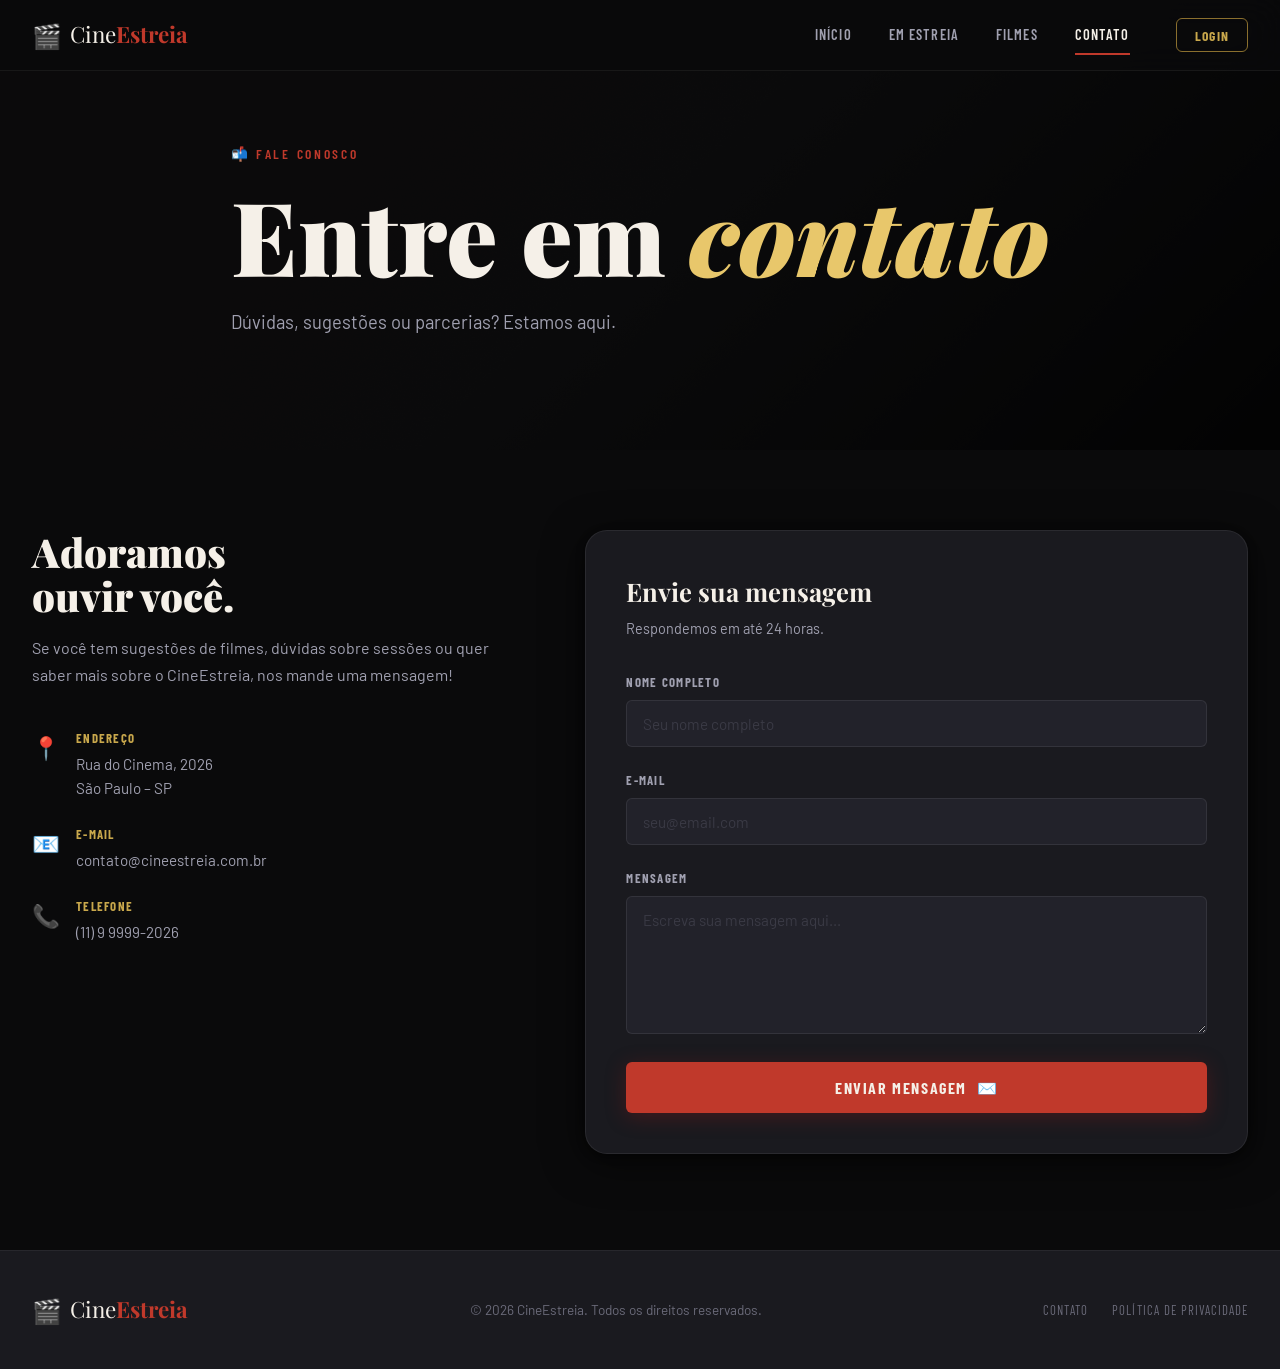
<file: contato.html>
<!DOCTYPE html>
<html lang="pt-BR">
<head>
  <meta charset="UTF-8" />
  <meta name="viewport" content="width=device-width, initial-scale=1.0" />
  <title>Contato — CineEstreia</title>
  <link rel="preconnect" href="https://fonts.googleapis.com" />
  <link rel="preconnect" href="https://fonts.gstatic.com" crossorigin />
  <link href="https://fonts.googleapis.com/css2?family=Playfair+Display:wght@400;700;900&family=Barlow:wght@300;400;500;600&family=Barlow+Condensed:wght@400;600;700&display=swap" rel="stylesheet" />
  <link rel="stylesheet" href="style.css" />
</head>
<body class="page-contato">

  <!-- Loader -->
  <div id="loader">
    <div class="loader-inner">
      <div class="film-strip">
        <span></span><span></span><span></span><span></span><span></span>
      </div>
      <p class="loader-text">Carregando<span class="dots">...</span></p>
    </div>
  </div>

  <!-- Header -->
  <header id="header">
    <div class="header-inner">
      <a href="index.html" class="logo">
        <span class="logo-icon">🎬</span>
        <span class="logo-text">Cine<strong>Estreia</strong></span>
      </a>

      <nav class="nav">
        <a href="index.html" class="nav-link">Início</a>
        <a href="index.html#estreias" class="nav-link">Em Estreia</a>
        <a href="index.html#filmes" class="nav-link">Filmes</a>
        <a href="contato.html" class="nav-link active">Contato</a>
      </nav>

      <button class="btn-login">Login</button>

      <button class="menu-toggle" id="menuToggle" aria-label="Menu">
        <span></span><span></span><span></span>
      </button>
    </div>

    <div class="mobile-nav" id="mobileNav">
      <a href="index.html" class="nav-link">Início</a>
      <a href="index.html#estreias" class="nav-link">Em Estreia</a>
      <a href="index.html#filmes" class="nav-link">Filmes</a>
      <a href="contato.html" class="nav-link">Contato</a>
    </div>
  </header>

  <!-- Contact Hero -->
  <section class="contact-hero">
    <div class="hero-bg">
      <div class="hero-grain"></div>
      <div class="hero-gradient"></div>
    </div>
    <div class="contact-hero-content">
      <p class="hero-label">📬 Fale Conosco</p>
      <h1 class="hero-title">Entre em <em>contato</em></h1>
      <p class="hero-sub">Dúvidas, sugestões ou parcerias? Estamos aqui.</p>
    </div>
  </section>

  <!-- Contact Section -->
  <section class="contact-section">
    <div class="contact-wrapper">

      <!-- Info Side -->
      <div class="contact-info">
        <h2>Adoramos<br />ouvir você.</h2>
        <p>Se você tem sugestões de filmes, dúvidas sobre sessões ou quer saber mais sobre o CineEstreia, nos mande uma mensagem!</p>

        <div class="info-items">
          <div class="info-item">
            <span class="info-icon">📍</span>
            <div>
              <strong>Endereço</strong>
              <p>Rua do Cinema, 2026<br />São Paulo – SP</p>
            </div>
          </div>
          <div class="info-item">
            <span class="info-icon">📧</span>
            <div>
              <strong>E-mail</strong>
              <p>contato@cineestreia.com.br</p>
            </div>
          </div>
          <div class="info-item">
            <span class="info-icon">📞</span>
            <div>
              <strong>Telefone</strong>
              <p>(11) 9 9999-2026</p>
            </div>
          </div>
        </div>
      </div>

      <!-- Form Side -->
      <div class="contact-form-wrapper">
        <div class="form-header">
          <h3>Envie sua mensagem</h3>
          <p>Respondemos em até 24 horas.</p>
        </div>

        <form id="contactForm" class="contact-form" novalidate>
          <div class="form-group">
            <label for="nome">Nome Completo</label>
            <input
              type="text"
              id="nome"
              name="nome"
              placeholder="Seu nome completo"
              required
              autocomplete="name"
            />
            <span class="form-error" id="nome-error">Por favor, insira seu nome.</span>
          </div>

          <div class="form-group">
            <label for="email">E-mail</label>
            <input
              type="email"
              id="email"
              name="email"
              placeholder="seu@email.com"
              required
              autocomplete="email"
            />
            <span class="form-error" id="email-error">Por favor, insira um e-mail válido.</span>
          </div>

          <div class="form-group">
            <label for="mensagem">Mensagem</label>
            <textarea
              id="mensagem"
              name="mensagem"
              placeholder="Escreva sua mensagem aqui..."
              rows="6"
              required
            ></textarea>
            <span class="form-error" id="mensagem-error">Por favor, escreva uma mensagem.</span>
          </div>

          <button type="submit" class="btn-enviar" id="btnEnviar">
            <span class="btn-text">Enviar Mensagem</span>
            <span class="btn-icon">✉️</span>
          </button>
        </form>

        <!-- Success Message -->
        <div class="form-success" id="formSuccess">
          <div class="success-icon">🎉</div>
          <h3>Mensagem enviada!</h3>
          <p>Obrigado pelo contato. Retornaremos em breve!</p>
          <button class="btn-nova" id="btnNova">Enviar nova mensagem</button>
        </div>
      </div>

    </div>
  </section>

  <!-- Footer -->
  <footer class="footer">
    <div class="footer-inner">
      <a href="index.html" class="logo">
        <span class="logo-icon">🎬</span>
        <span class="logo-text">Cine<strong>Estreia</strong></span>
      </a>
      <p class="footer-copy">© 2026 CineEstreia. Todos os direitos reservados.</p>
      <div class="footer-links">
        <a href="contato.html">Contato</a>
        <a href="#">Política de Privacidade</a>
      </div>
    </div>
  </footer>

  <script src="script.js"></script>
</body>
</html>
</file>
<file: style.css>
/* =============================================
   CINEESTREIA — style.css
   Paleta: Preto, Vermelho Escuro, Dourado, Cinza Escuro
   ============================================= */

:root {
  --black:       #0a0a0b;
  --black-soft:  #111114;
  --dark:        #1a1a1f;
  --dark-mid:    #22222a;
  --gray:        #3a3a45;
  --gray-light:  #6b6b7a;
  --gray-text:   #a0a0b0;
  --white:       #f5f0e8;
  --white-dim:   #c8c2b5;

  --red:         #8b1a1a;
  --red-mid:     #a52020;
  --red-bright:  #c0392b;
  --red-glow:    rgba(139,26,26,0.35);

  --gold:        #c9a84c;
  --gold-light:  #e8c76b;
  --gold-dim:    #8a6f2e;
  --gold-glow:   rgba(201,168,76,0.25);

  --radius-sm:   6px;
  --radius-md:   14px;
  --radius-lg:   22px;

  --shadow-card: 0 8px 40px rgba(0,0,0,0.6), 0 2px 8px rgba(0,0,0,0.4);
  --shadow-glow: 0 0 30px var(--red-glow);

  --transition:  0.3s cubic-bezier(0.4,0,0.2,1);
  --font-head:   'Playfair Display', Georgia, serif;
  --font-body:   'Barlow', sans-serif;
  --font-cond:   'Barlow Condensed', sans-serif;
}

/* ── Reset & Base ── */
*, *::before, *::after { box-sizing: border-box; margin: 0; padding: 0; }

html { scroll-behavior: smooth; }

body {
  background: var(--black);
  color: var(--white);
  font-family: var(--font-body);
  font-weight: 400;
  line-height: 1.6;
  overflow-x: hidden;
}

img { display: block; max-width: 100%; }
a  { text-decoration: none; color: inherit; }

/* ── Loader ── */
#loader {
  position: fixed; inset: 0; z-index: 9999;
  background: var(--black);
  display: flex; align-items: center; justify-content: center;
  transition: opacity 0.6s ease, visibility 0.6s ease;
}
#loader.hidden { opacity: 0; visibility: hidden; pointer-events: none; }

.loader-inner { text-align: center; }

.film-strip {
  display: flex; gap: 6px; justify-content: center; margin-bottom: 20px;
}
.film-strip span {
  width: 12px; height: 36px;
  background: var(--red);
  border-radius: 3px;
  animation: filmPulse 0.8s ease-in-out infinite;
}
.film-strip span:nth-child(1) { animation-delay: 0.0s; }
.film-strip span:nth-child(2) { animation-delay: 0.1s; }
.film-strip span:nth-child(3) { animation-delay: 0.2s; }
.film-strip span:nth-child(4) { animation-delay: 0.3s; }
.film-strip span:nth-child(5) { animation-delay: 0.4s; }

@keyframes filmPulse {
  0%, 100% { transform: scaleY(0.5); opacity: 0.4; }
  50%       { transform: scaleY(1);   opacity: 1;   }
}

.loader-text {
  font-family: var(--font-cond);
  font-size: 1rem;
  letter-spacing: 0.15em;
  color: var(--gray-text);
  text-transform: uppercase;
}
.dots { animation: dotsBlink 1.4s infinite; }
@keyframes dotsBlink {
  0%,20%      { opacity: 0; }
  40%,80%     { opacity: 1; }
  100%        { opacity: 0; }
}

/* ── Header ── */
#header {
  position: fixed; top: 0; left: 0; right: 0; z-index: 100;
  background: rgba(10,10,11,0.85);
  backdrop-filter: blur(16px);
  border-bottom: 1px solid rgba(255,255,255,0.06);
  transition: var(--transition);
}
#header.scrolled {
  background: rgba(10,10,11,0.97);
  box-shadow: 0 4px 30px rgba(0,0,0,0.5);
}

.header-inner {
  max-width: 1280px;
  margin: 0 auto;
  padding: 0 2rem;
  height: 70px;
  display: flex;
  align-items: center;
  gap: 2rem;
}

/* Logo */
.logo {
  display: flex; align-items: center; gap: 0.5rem;
  font-family: var(--font-head);
  font-size: 1.4rem;
  color: var(--white);
  transition: var(--transition);
  flex-shrink: 0;
}
.logo:hover { color: var(--gold); }
.logo-icon { font-size: 1.5rem; }
.logo strong { color: var(--red-bright); }

/* Nav */
.nav {
  display: flex; align-items: center; gap: 0.5rem;
  margin-left: auto;
}
.nav-link {
  font-family: var(--font-cond);
  font-size: 0.9rem;
  font-weight: 600;
  letter-spacing: 0.08em;
  text-transform: uppercase;
  color: var(--gray-text);
  padding: 0.5rem 0.9rem;
  border-radius: var(--radius-sm);
  transition: var(--transition);
  position: relative;
}
.nav-link::after {
  content: '';
  position: absolute; bottom: 0; left: 50%; right: 50%;
  height: 2px; background: var(--red-bright);
  transition: var(--transition);
}
.nav-link:hover, .nav-link.active { color: var(--white); }
.nav-link:hover::after, .nav-link.active::after { left: 0.9rem; right: 0.9rem; }

/* Login button */
.btn-login {
  font-family: var(--font-cond);
  font-size: 0.85rem;
  font-weight: 700;
  letter-spacing: 0.1em;
  text-transform: uppercase;
  color: var(--gold);
  background: transparent;
  border: 1.5px solid var(--gold-dim);
  padding: 0.45rem 1.1rem;
  border-radius: var(--radius-sm);
  cursor: pointer;
  transition: var(--transition);
  flex-shrink: 0;
}
.btn-login:hover {
  background: var(--gold);
  border-color: var(--gold);
  color: var(--black);
}

/* Hamburger */
.menu-toggle {
  display: none;
  flex-direction: column;
  gap: 5px;
  background: none;
  border: none;
  cursor: pointer;
  padding: 4px;
  margin-left: auto;
}
.menu-toggle span {
  display: block; width: 24px; height: 2px;
  background: var(--white);
  border-radius: 2px;
  transition: var(--transition);
}
.menu-toggle.open span:nth-child(1) { transform: translateY(7px) rotate(45deg); }
.menu-toggle.open span:nth-child(2) { opacity: 0; }
.menu-toggle.open span:nth-child(3) { transform: translateY(-7px) rotate(-45deg); }

/* Mobile nav */
.mobile-nav {
  display: none;
  flex-direction: column;
  padding: 1rem 2rem 1.5rem;
  border-top: 1px solid rgba(255,255,255,0.06);
  gap: 0.25rem;
}
.mobile-nav .nav-link { padding: 0.6rem 0.5rem; }
.mobile-nav.open { display: flex; }

/* ── Hero ── */
.hero {
  position: relative;
  min-height: 100vh;
  display: flex; align-items: center;
  overflow: hidden;
  padding-top: 70px;
}

.hero-bg {
  position: absolute; inset: 0;
  background: 
    url('https://images.unsplash.com/photo-1536440136628-849c177e76a1?w=1600&q=80') center/cover no-repeat;
  filter: brightness(0.2) saturate(0.6);
}
.hero-grain {
  position: absolute; inset: 0;
  background-image: url("data:image/svg+xml,%3Csvg xmlns='http://www.w3.org/2000/svg' width='300' height='300'%3E%3Cfilter id='n'%3E%3CfeTurbulence type='fractalNoise' baseFrequency='0.75' numOctaves='4' stitchTiles='stitch'/%3E%3C/filter%3E%3Crect width='300' height='300' filter='url(%23n)' opacity='0.07'/%3E%3C/svg%3E");
  opacity: 0.4;
  pointer-events: none;
}
.hero-gradient {
  position: absolute; inset: 0;
  background: linear-gradient(
    135deg,
    rgba(139,26,26,0.18) 0%,
    transparent 50%,
    rgba(10,10,11,0.9) 100%
  );
}

.hero-content {
  position: relative; z-index: 2;
  max-width: 1280px; margin: 0 auto;
  padding: 0 2rem;
  animation: heroFadeIn 1s ease 0.3s both;
}
@keyframes heroFadeIn {
  from { opacity:0; transform:translateY(30px); }
  to   { opacity:1; transform:translateY(0); }
}

.hero-label {
  font-family: var(--font-cond);
  font-size: 0.85rem;
  font-weight: 600;
  letter-spacing: 0.2em;
  text-transform: uppercase;
  color: var(--red-bright);
  margin-bottom: 1rem;
}

.hero-title {
  font-family: var(--font-head);
  font-size: clamp(3rem, 8vw, 6.5rem);
  font-weight: 900;
  line-height: 1.05;
  color: var(--white);
  margin-bottom: 1.2rem;
}
.hero-title em {
  font-style: italic;
  color: var(--gold-light);
}

.hero-sub {
  font-size: 1.15rem;
  color: var(--gray-text);
  max-width: 480px;
  margin-bottom: 2.5rem;
}

.btn-hero {
  display: inline-flex; align-items: center; gap: 0.5rem;
  background: var(--red-bright);
  color: var(--white);
  font-family: var(--font-cond);
  font-size: 0.95rem;
  font-weight: 700;
  letter-spacing: 0.1em;
  text-transform: uppercase;
  padding: 0.9rem 2.2rem;
  border-radius: var(--radius-sm);
  transition: var(--transition);
  box-shadow: 0 4px 20px var(--red-glow);
}
.btn-hero:hover {
  background: var(--red-mid);
  transform: translateY(-2px);
  box-shadow: 0 8px 30px var(--red-glow);
}

/* Scroll hint */
.hero-scroll-hint {
  position: absolute; bottom: 2.5rem; right: 3rem; z-index: 2;
  display: flex; align-items: center; gap: 0.75rem;
  font-family: var(--font-cond);
  font-size: 0.75rem;
  letter-spacing: 0.15em;
  color: var(--gray-light);
  text-transform: uppercase;
  writing-mode: vertical-lr;
  transform: rotate(180deg);
}
.scroll-line {
  width: 2px; height: 50px;
  background: linear-gradient(to top, var(--red-bright), transparent);
  animation: scrollAnim 1.8s ease infinite;
}
@keyframes scrollAnim {
  0%   { transform: scaleY(0); transform-origin: bottom; }
  50%  { transform: scaleY(1); transform-origin: bottom; }
  51%  { transform: scaleY(1); transform-origin: top;    }
  100% { transform: scaleY(0); transform-origin: top;    }
}

/* ── Counter Bar ── */
.counter-bar {
  background: var(--dark);
  border-top: 1px solid rgba(255,255,255,0.05);
  border-bottom: 1px solid rgba(255,255,255,0.05);
  padding: 1.8rem 2rem;
}
.counter-bar-inner {
  max-width: 700px; margin: 0 auto;
  display: flex; align-items: center; justify-content: center;
  gap: 3rem;
}
.counter-item { text-align: center; }
.counter-num {
  display: block;
  font-family: var(--font-head);
  font-size: 2.8rem;
  font-weight: 900;
  color: var(--gold);
  line-height: 1;
}
.counter-label {
  font-family: var(--font-cond);
  font-size: 0.75rem;
  letter-spacing: 0.12em;
  text-transform: uppercase;
  color: var(--gray-text);
  margin-top: 4px;
  display: block;
}
.counter-divider {
  width: 1px; height: 50px;
  background: rgba(255,255,255,0.1);
}

/* ── Estreias Section ── */
.estreias {
  padding: 6rem 2rem;
  max-width: 1280px;
  margin: 0 auto;
}

.section-header { text-align: center; margin-bottom: 4rem; }
.section-label {
  font-family: var(--font-cond);
  font-size: 0.85rem;
  font-weight: 700;
  letter-spacing: 0.2em;
  text-transform: uppercase;
  color: var(--red-bright);
  margin-bottom: 0.75rem;
}
.section-title {
  font-family: var(--font-head);
  font-size: clamp(2rem, 5vw, 3.5rem);
  font-weight: 900;
  color: var(--white);
  margin-bottom: 0.75rem;
}
.section-sub {
  font-size: 1rem;
  color: var(--gray-text);
}

/* ── Cards Grid ── */
.cards-grid {
  display: grid;
  grid-template-columns: repeat(3, 1fr);
  gap: 2rem;
}

.movie-card {
  background: var(--dark);
  border: 1px solid rgba(255,255,255,0.07);
  border-radius: var(--radius-lg);
  overflow: hidden;
  cursor: pointer;
  position: relative;
  transition: transform 0.4s cubic-bezier(0.34,1.56,0.64,1), box-shadow 0.4s ease, border-color 0.3s ease;
  box-shadow: var(--shadow-card);
}
.movie-card:hover {
  transform: translateY(-10px) scale(1.02);
  box-shadow: 0 20px 60px rgba(0,0,0,0.7), 0 0 40px var(--red-glow);
  border-color: var(--red-bright);
}
.movie-card.featured:hover {
  box-shadow: 0 20px 60px rgba(0,0,0,0.7), 0 0 40px var(--gold-glow);
  border-color: var(--gold);
}
.movie-card:focus {
  outline: 2px solid var(--red-bright);
  outline-offset: 4px;
}

/* Badge */
.card-badge {
  position: absolute; top: 1rem; left: 1rem; z-index: 3;
  background: var(--red);
  color: var(--white);
  font-family: var(--font-cond);
  font-size: 0.72rem;
  font-weight: 700;
  letter-spacing: 0.1em;
  text-transform: uppercase;
  padding: 0.3rem 0.75rem;
  border-radius: 20px;
  backdrop-filter: blur(4px);
}
.card-badge.gold { background: var(--gold-dim); color: var(--gold-light); }
.card-badge.retro { background: #2a1a0a; color: #d4a257; border: 1px solid #6a4a1a; }

/* Poster */
.card-poster {
  position: relative;
  aspect-ratio: 2/3;
  overflow: hidden;
}
.card-poster img {
  width: 100%; height: 100%;
  object-fit: cover;
  object-position: top;
  transition: transform 0.6s ease;
}
.movie-card:hover .card-poster img {
  transform: scale(1.08);
}

.card-overlay {
  position: absolute; inset: 0;
  background: linear-gradient(to top, rgba(0,0,0,0.85) 0%, transparent 60%);
  display: flex; align-items: flex-end; justify-content: center;
  padding-bottom: 1.5rem;
  opacity: 0;
  transition: opacity 0.3s ease;
}
.movie-card:hover .card-overlay { opacity: 1; }

.card-play {
  font-family: var(--font-cond);
  font-size: 0.9rem;
  font-weight: 700;
  letter-spacing: 0.12em;
  text-transform: uppercase;
  color: var(--white);
  background: var(--red-bright);
  padding: 0.5rem 1.3rem;
  border-radius: 20px;
  transform: translateY(10px);
  transition: transform 0.3s ease;
}
.movie-card:hover .card-play { transform: translateY(0); }

/* Card info */
.card-info {
  padding: 1.25rem 1.5rem 1.5rem;
}
.card-title {
  font-family: var(--font-head);
  font-size: 1.25rem;
  font-weight: 700;
  color: var(--white);
  margin-bottom: 0.35rem;
}
.card-year {
  font-family: var(--font-cond);
  font-size: 0.82rem;
  letter-spacing: 0.05em;
  color: var(--gold);
  margin-bottom: 0.75rem;
}
.card-tags {
  display: flex; gap: 0.4rem; flex-wrap: wrap;
}
.card-tags span {
  font-family: var(--font-cond);
  font-size: 0.7rem;
  font-weight: 600;
  letter-spacing: 0.08em;
  text-transform: uppercase;
  color: var(--gray-text);
  background: var(--dark-mid);
  border: 1px solid rgba(255,255,255,0.08);
  padding: 0.2rem 0.6rem;
  border-radius: 20px;
}

/* ── Modal ── */
.modal-overlay {
  position: fixed; inset: 0; z-index: 200;
  background: rgba(0,0,0,0.88);
  backdrop-filter: blur(8px);
  display: flex; align-items: center; justify-content: center;
  padding: 2rem;
  opacity: 0; visibility: hidden;
  transition: opacity 0.4s ease, visibility 0.4s ease;
}
.modal-overlay.active {
  opacity: 1; visibility: visible;
}

.modal {
  background: var(--dark);
  border: 1px solid rgba(255,255,255,0.1);
  border-radius: var(--radius-lg);
  max-width: 860px;
  width: 100%;
  max-height: 90vh;
  overflow-y: auto;
  position: relative;
  transform: scale(0.9) translateY(20px);
  transition: transform 0.4s cubic-bezier(0.34,1.56,0.64,1);
  display: none;
  box-shadow: 0 30px 80px rgba(0,0,0,0.8);
}
.modal-overlay.active .modal.active {
  display: block;
  transform: scale(1) translateY(0);
}

.modal-close {
  position: absolute; top: 1rem; right: 1rem; z-index: 10;
  width: 36px; height: 36px;
  background: rgba(255,255,255,0.08);
  border: none; color: var(--white);
  border-radius: 50%; cursor: pointer;
  font-size: 0.9rem;
  display: flex; align-items: center; justify-content: center;
  transition: var(--transition);
}
.modal-close:hover { background: var(--red); }

.modal-content {
  display: grid;
  grid-template-columns: 240px 1fr;
  gap: 0;
}
.modal-poster {
  height: 360px;
  border-radius: var(--radius-lg) 0 0 var(--radius-lg);
  overflow: hidden;
}
.modal-poster img {
  width: 100%; height: 100%;
  object-fit: cover; object-position: top;
}
.modal-info {
  padding: 2rem 2rem 2rem 1.75rem;
  display: flex; flex-direction: column; gap: 0.85rem;
}
.modal-badge {
  font-family: var(--font-cond);
  font-size: 0.75rem;
  font-weight: 700;
  letter-spacing: 0.12em;
  text-transform: uppercase;
  color: var(--red-bright);
  background: rgba(139,26,26,0.15);
  padding: 0.25rem 0.75rem;
  border-radius: 20px;
  display: inline-block;
  border: 1px solid rgba(192,57,43,0.3);
}
.modal-badge.gold { color: var(--gold); background: var(--gold-glow); border-color: var(--gold-dim); }
.modal-badge.retro { color: #d4a257; background: rgba(42,26,10,0.8); border-color: #6a4a1a; }

.modal-info h2 {
  font-family: var(--font-head);
  font-size: 1.7rem;
  font-weight: 900;
  color: var(--white);
  line-height: 1.15;
}
.modal-meta {
  display: flex; gap: 1rem; flex-wrap: wrap;
}
.modal-meta span {
  font-family: var(--font-cond);
  font-size: 0.8rem;
  letter-spacing: 0.05em;
  color: var(--gray-text);
}
.modal-sinopse {
  font-size: 0.95rem;
  color: var(--white-dim);
  line-height: 1.7;
  border-left: 3px solid var(--red);
  padding-left: 1rem;
}
.modal-details {
  display: flex; flex-direction: column; gap: 0.3rem;
  font-size: 0.85rem;
  color: var(--gray-text);
}
.modal-details strong { color: var(--white-dim); }
.btn-imdb {
  display: inline-flex; align-items: center; gap: 0.4rem;
  background: var(--gold-dim);
  color: var(--gold-light);
  font-family: var(--font-cond);
  font-size: 0.85rem;
  font-weight: 700;
  letter-spacing: 0.1em;
  text-transform: uppercase;
  padding: 0.65rem 1.5rem;
  border-radius: var(--radius-sm);
  border: 1px solid var(--gold-dim);
  transition: var(--transition);
  width: fit-content;
  margin-top: auto;
}
.btn-imdb:hover { background: var(--gold); color: var(--black); }

/* ── Contact Hero ── */
.contact-hero {
  position: relative;
  min-height: 50vh;
  display: flex; align-items: center;
  padding-top: 70px;
  overflow: hidden;
}
.contact-hero .hero-bg {
  background-image: url('https://images.unsplash.com/photo-1489599849927-2ee91cede3ba?w=1600&q=80');
  filter: brightness(0.18) saturate(0.4);
}
.contact-hero-content {
  position: relative; z-index: 2;
  max-width: 1280px; margin: 0 auto;
  padding: 0 2rem;
  animation: heroFadeIn 0.8s ease both;
}

/* ── Contact Section ── */
.contact-section {
  padding: 5rem 2rem 6rem;
  max-width: 1280px; margin: 0 auto;
}
.contact-wrapper {
  display: grid;
  grid-template-columns: 1fr 1.4fr;
  gap: 5rem;
  align-items: start;
}

/* Info */
.contact-info h2 {
  font-family: var(--font-head);
  font-size: 2.5rem;
  font-weight: 900;
  line-height: 1.1;
  color: var(--white);
  margin-bottom: 1rem;
}
.contact-info > p {
  font-size: 1rem;
  color: var(--gray-text);
  line-height: 1.7;
  margin-bottom: 2.5rem;
}
.info-items { display: flex; flex-direction: column; gap: 1.5rem; }
.info-item {
  display: flex; gap: 1rem; align-items: flex-start;
}
.info-icon { font-size: 1.4rem; flex-shrink: 0; margin-top: 2px; }
.info-item strong {
  display: block;
  font-family: var(--font-cond);
  font-size: 0.8rem;
  font-weight: 700;
  letter-spacing: 0.1em;
  text-transform: uppercase;
  color: var(--gold);
  margin-bottom: 3px;
}
.info-item p { font-size: 0.95rem; color: var(--gray-text); margin: 0; }

/* Form */
.contact-form-wrapper {
  background: var(--dark);
  border: 1px solid rgba(255,255,255,0.07);
  border-radius: var(--radius-lg);
  padding: 2.5rem;
  box-shadow: var(--shadow-card);
}
.form-header { margin-bottom: 2rem; }
.form-header h3 {
  font-family: var(--font-head);
  font-size: 1.6rem;
  font-weight: 700;
  color: var(--white);
  margin-bottom: 0.3rem;
}
.form-header p { font-size: 0.9rem; color: var(--gray-text); }

.contact-form { display: flex; flex-direction: column; gap: 1.4rem; }

.form-group { display: flex; flex-direction: column; gap: 0.5rem; position: relative; }

label {
  font-family: var(--font-cond);
  font-size: 0.8rem;
  font-weight: 700;
  letter-spacing: 0.1em;
  text-transform: uppercase;
  color: var(--gray-text);
}

input, textarea {
  background: var(--dark-mid);
  border: 1.5px solid rgba(255,255,255,0.08);
  border-radius: var(--radius-sm);
  color: var(--white);
  font-family: var(--font-body);
  font-size: 0.95rem;
  padding: 0.85rem 1rem;
  transition: border-color 0.3s ease, box-shadow 0.3s ease;
  width: 100%;
  resize: vertical;
  outline: none;
}
input::placeholder, textarea::placeholder { color: var(--gray); }
input:focus, textarea:focus {
  border-color: var(--red-bright);
  box-shadow: 0 0 0 3px var(--red-glow);
}
.form-group.error input,
.form-group.error textarea {
  border-color: var(--red-bright);
}
.form-error {
  font-size: 0.78rem;
  color: var(--red-bright);
  display: none;
}
.form-group.error .form-error { display: block; }

.btn-enviar {
  display: inline-flex; align-items: center; justify-content: center; gap: 0.6rem;
  background: var(--red-bright);
  color: var(--white);
  font-family: var(--font-cond);
  font-size: 1rem;
  font-weight: 700;
  letter-spacing: 0.1em;
  text-transform: uppercase;
  padding: 0.95rem 2rem;
  border-radius: var(--radius-sm);
  border: none; cursor: pointer;
  transition: var(--transition);
  box-shadow: 0 4px 20px var(--red-glow);
  margin-top: 0.4rem;
}
.btn-enviar:hover {
  background: var(--red-mid);
  transform: translateY(-2px);
  box-shadow: 0 8px 30px var(--red-glow);
}
.btn-enviar:active { transform: translateY(0); }

/* Success */
.form-success {
  display: none;
  text-align: center;
  padding: 3rem 2rem;
  animation: fadeIn 0.5s ease;
}
.form-success.show { display: block; }
@keyframes fadeIn {
  from { opacity:0; transform:translateY(10px); }
  to   { opacity:1; transform:translateY(0); }
}
.success-icon { font-size: 3.5rem; margin-bottom: 1rem; animation: bounce 0.6s ease; }
@keyframes bounce {
  0%,100% { transform: translateY(0); }
  50%      { transform: translateY(-12px); }
}
.form-success h3 {
  font-family: var(--font-head);
  font-size: 1.8rem; font-weight: 700;
  color: var(--white); margin-bottom: 0.5rem;
}
.form-success p { color: var(--gray-text); font-size: 1rem; margin-bottom: 1.5rem; }
.btn-nova {
  background: transparent;
  border: 1.5px solid var(--gold-dim);
  color: var(--gold);
  font-family: var(--font-cond);
  font-size: 0.85rem;
  font-weight: 700;
  letter-spacing: 0.1em;
  text-transform: uppercase;
  padding: 0.65rem 1.5rem;
  border-radius: var(--radius-sm);
  cursor: pointer;
  transition: var(--transition);
}
.btn-nova:hover { background: var(--gold); color: var(--black); border-color: var(--gold); }

/* ── Footer ── */
.footer {
  background: var(--dark);
  border-top: 1px solid rgba(255,255,255,0.06);
  padding: 2.5rem 2rem;
}
.footer-inner {
  max-width: 1280px; margin: 0 auto;
  display: flex; align-items: center;
  flex-wrap: wrap; gap: 1.5rem;
  justify-content: space-between;
}
.footer-copy {
  font-size: 0.85rem;
  color: var(--gray-light);
}
.footer-links {
  display: flex; gap: 1.5rem;
}
.footer-links a {
  font-family: var(--font-cond);
  font-size: 0.8rem;
  letter-spacing: 0.08em;
  text-transform: uppercase;
  color: var(--gray-light);
  transition: var(--transition);
}
.footer-links a:hover { color: var(--gold); }

/* ── Responsive ── */
@media (max-width: 1024px) {
  .cards-grid { grid-template-columns: repeat(2, 1fr); }
  .contact-wrapper { grid-template-columns: 1fr; gap: 3rem; }
}

@media (max-width: 768px) {
  .nav, .btn-login { display: none; }
  .menu-toggle { display: flex; }

  .cards-grid { grid-template-columns: 1fr; max-width: 400px; margin: 0 auto; }

  .hero-scroll-hint { display: none; }
  .counter-bar-inner { gap: 1.5rem; }

  .modal-content { grid-template-columns: 1fr; }
  .modal-poster { height: 260px; border-radius: var(--radius-lg) var(--radius-lg) 0 0; }
  .modal-info { padding: 1.5rem; }

  .contact-form-wrapper { padding: 1.75rem; }
}

@media (max-width: 480px) {
  .hero-title { font-size: 2.6rem; }
  .section-title { font-size: 2rem; }
  .counter-bar-inner { flex-direction: column; gap: 1rem; }
  .counter-divider { width: 50px; height: 1px; }
  .footer-inner { flex-direction: column; text-align: center; }
}

/* Scrollbar */
::-webkit-scrollbar { width: 6px; }
::-webkit-scrollbar-track { background: var(--black); }
::-webkit-scrollbar-thumb { background: var(--red); border-radius: 3px; }

/* Smooth reveal on scroll */
.reveal {
  opacity: 0;
  transform: translateY(24px);
  transition: opacity 0.6s ease, transform 0.6s ease;
}
.reveal.visible {
  opacity: 1;
  transform: translateY(0);
}
.reveal:nth-child(2) { transition-delay: 0.1s; }
.reveal:nth-child(3) { transition-delay: 0.2s; }
</file>
